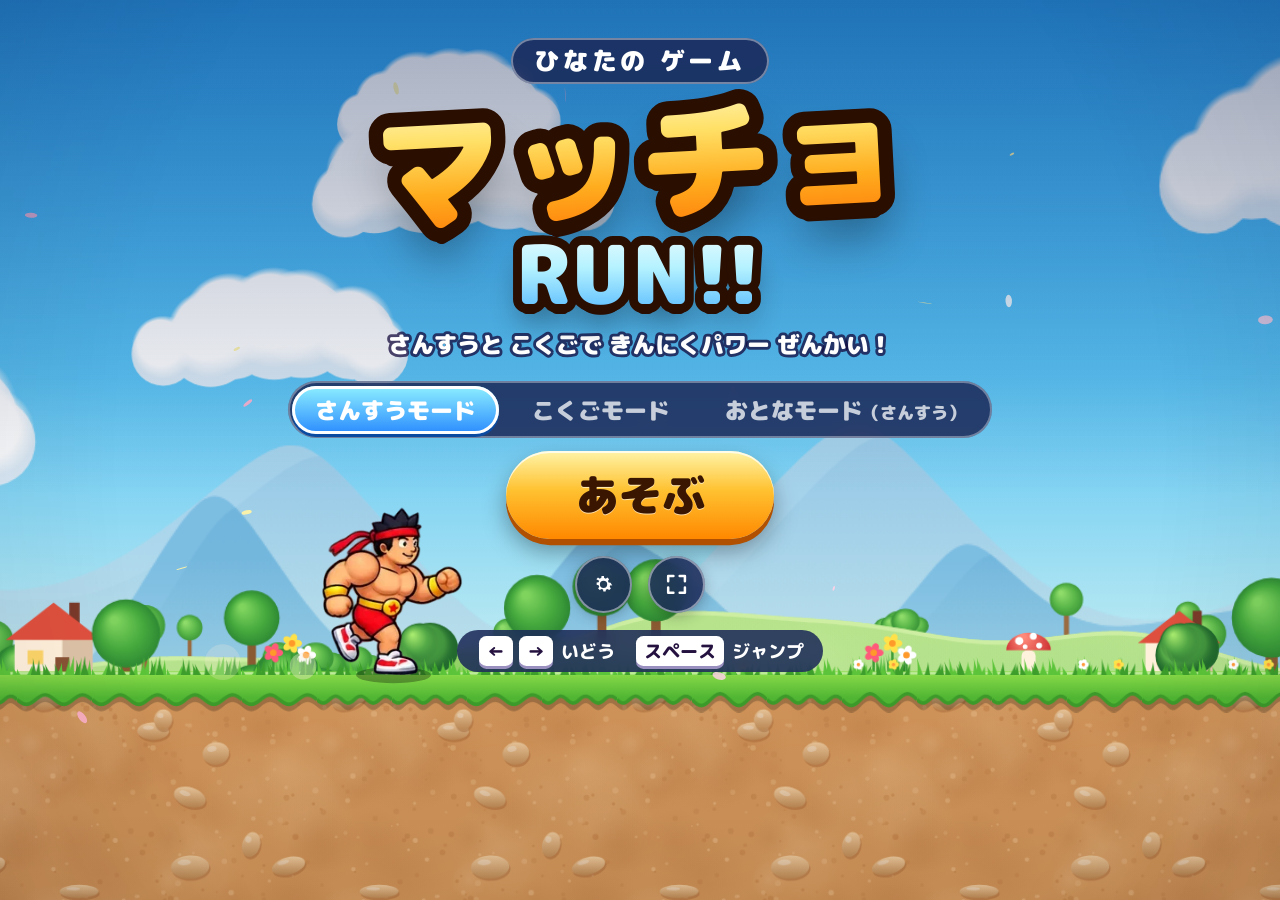
<file: index.html>
<!doctype html>
<html lang="ja">
<head>
<meta charset="utf-8">
<meta name="viewport" content="width=device-width, initial-scale=1, maximum-scale=1, user-scalable=no, viewport-fit=cover">
<meta name="theme-color" content="#160f44">
<meta name="mobile-web-app-capable" content="yes">
<meta name="apple-mobile-web-app-capable" content="yes">
<meta name="apple-mobile-web-app-status-bar-style" content="black-translucent">
<meta name="description" content="マッチョと いっしょに さんすうと こくご！ よこスクロール アクション ゲーム">
<title>マッチョ RUN！！</title>
<link rel="icon" href="data:image/svg+xml,%3Csvg xmlns='http://www.w3.org/2000/svg' viewBox='0 0 64 64'%3E%3Crect x='4' y='26' width='56' height='12' rx='4' fill='%23aab'/%3E%3Crect x='6' y='14' width='12' height='36' rx='4' fill='%23334'/%3E%3Crect x='46' y='14' width='12' height='36' rx='4' fill='%23334'/%3E%3C/svg%3E">
<link rel="preconnect" href="https://fonts.googleapis.com">
<link rel="preconnect" href="https://fonts.gstatic.com" crossorigin>
<link href="https://fonts.googleapis.com/css2?family=M+PLUS+Rounded+1c:wght@500;800;900&display=swap" rel="stylesheet">
<link rel="stylesheet" href="css/style.css?v=20261102p">
</head>
<body>
<div id="app">
  <canvas id="game"></canvas>

  <!-- うえの ひょうじ -->
  <div id="hud" class="hud">
    <div class="hud-left">
      <div id="hearts" class="hearts"></div>
      <div class="hud-row">
        <div class="pill db-pill">
          <svg class="db-icon" viewBox="0 0 48 24" aria-hidden="true"><rect x="10" y="9" width="28" height="6" rx="2" fill="#dfe3ee"/><rect x="5" y="2" width="9" height="20" rx="3" fill="#3a3e52"/><rect x="34" y="2" width="9" height="20" rx="3" fill="#3a3e52"/><rect x="0" y="6" width="6" height="12" rx="2" fill="#2a2d3d"/><rect x="42" y="6" width="6" height="12" rx="2" fill="#2a2d3d"/></svg>
          <span id="dbCount">0</span>
        </div>
        <!-- いまの モード（オトナは のこり じかんも） -->
        <div id="modeTag" class="pill mode-tag"><b class="mode-name">さんすうモード</b><span class="clock"><svg viewBox="0 0 24 24" aria-hidden="true"><circle cx="12" cy="13" r="8" fill="none" stroke="currentColor" stroke-width="2.6"/><path d="M12 9v4.5l3 2M9.5 2.5h5" fill="none" stroke="currentColor" stroke-width="2.6" stroke-linecap="round"/></svg><span id="clockText">3:00</span></span></div>
      </div>
    </div>
    <div id="stageChip" class="pill stage-chip"></div>
    <div class="hud-right">
      <!-- BGM を べつの 曲へ（ジャンプ・こたえとは べつ） -->
      <button id="btnBgm" class="pill bgm-btn" aria-label="BGMを べつの 曲に かえる">♫ シャッフル</button>
      <button id="btnPause" class="round-btn" aria-label="ひとやすみ">
        <svg viewBox="0 0 24 24" aria-hidden="true"><rect x="6" y="5" width="4" height="14" rx="1.5"/><rect x="14" y="5" width="4" height="14" rx="1.5"/></svg>
      </button>
    </div>
  </div>

  <!-- もんだい -->
  <div id="quiz" class="quiz">
    <div class="quiz-card">
      <div class="q-row">
        <div class="q-term"><div class="q-num" id="qA">0</div><div class="dots" id="dA"></div></div>
        <div class="q-op" id="qOp">＋</div>
        <div class="q-term"><div class="q-num" id="qB">0</div><div class="dots" id="dB"></div></div>
        <div class="q-op">＝</div>
        <div class="q-term"><div class="q-num q-ans" id="qAns">？</div><div class="dots" id="dAns"></div></div>
      </div>
      <div class="q-word" id="qWord"></div>
      <!-- こくご: 質問文と 選択肢 3つ（1〜3キー・タップ） -->
      <div class="q-kokugo" id="qKokugo"></div>
      <div class="q-foot"><div class="q-help" id="qHelp"></div><div class="q-legend" id="qLegend"><span><i class="pv-t a"></i>＝10</span><span><i class="pv-h a mini"></i>＝100</span></div></div>
    </div>
    <button id="btnVoice" class="round-btn voice" aria-label="もういちど きく">
      <svg viewBox="0 0 24 24" aria-hidden="true"><path d="M4 9h4l5-4v14l-5-4H4z"/><path d="M16 8.5a5 5 0 0 1 0 7M18.5 6a8.5 8.5 0 0 1 0 12" fill="none" stroke="currentColor" stroke-width="2" stroke-linecap="round"/></svg>
    </button>
  </div>

  <div id="banner" class="banner"></div>

  <!-- せいかいの カットイン（え ＋ うすい あんまく） -->
  <div id="cutin" class="cutin" aria-hidden="true"><div class="cutin-dim"></div><div class="cutin-dim-rare"></div><canvas id="muscleFx" class="muscle-fx"></canvas><img id="cutinImg" class="cutin-img" alt=""></div>

  <!-- タッチ そうさ -->
  <div id="touch" class="touch">
    <div class="tpad">
      <button id="tLeft" class="tbtn" aria-label="ひだり"><svg viewBox="0 0 24 24"><path d="M15 4 7 12l8 8"/></svg></button>
      <button id="tRight" class="tbtn" aria-label="みぎ"><svg viewBox="0 0 24 24"><path d="m9 4 8 8-8 8"/></svg></button>
    </div>
    <button id="tJump" class="tbtn jump" aria-label="ジャンプ"><svg viewBox="0 0 24 24"><path d="M5 15l7-7 7 7"/></svg><span>ジャンプ</span></button>
  </div>

  <!-- タイトル -->
  <section id="scrTitle" class="screen title-screen">
    <div class="title-wrap">
      <div class="title-sub">ひなたの ゲーム</div>
      <h1 class="logo">
        <span class="logo-line l1" data-text="マッチョ"><span>マッチョ</span></span>
        <span class="logo-line l2" data-text="RUN!!"><span>RUN!!</span></span>
      </h1>
      <p class="title-copy">さんすうと こくごで きんにくパワー ぜんかい！</p>
      <div id="modeSel" class="mode-sel" role="radiogroup" aria-label="モード">
        <button data-mode="normal" class="on" role="radio" aria-checked="true">さんすうモード</button>
        <button data-mode="kokugo" role="radio" aria-checked="false">こくごモード</button>
        <button data-mode="adult" role="radio" aria-checked="false">おとなモード<small>（さんすう）</small></button>
      </div>
      <p class="mode-note" data-mode="kokugo">ものがたりを よんでから スタート！<br>もんだいは 1・2・3 の キーか、こたえを タッチ。</p>
      <p id="modeNote" class="mode-note" data-mode="adult">1ステージ3分、ライフは3つ！<br>計算ミスや敵への接触でライフが減るぞ。ボスの攻撃はジャンプでよけよう！</p>
      <button id="btnPlay" class="btn big pulse">あそぶ</button>
      <div class="title-tools">
        <button id="btnSettings" class="round-btn" aria-label="せってい"><svg viewBox="0 0 24 24"><path d="M12 8.5a3.5 3.5 0 1 0 0 7 3.5 3.5 0 0 0 0-7Zm8.4 4.6-1.9-.3a6.7 6.7 0 0 1-.6 1.5l1.1 1.6-1.6 1.6-1.6-1.1c-.5.3-1 .5-1.5.6l-.3 1.9h-2.2l-.3-1.9a6.7 6.7 0 0 1-1.5-.6l-1.6 1.1-1.6-1.6 1.1-1.6a6.7 6.7 0 0 1-.6-1.5l-1.9-.3v-2.2l1.9-.3c.1-.5.3-1 .6-1.5L5.1 7.1l1.6-1.6 1.6 1.1c.5-.3 1-.5 1.5-.6l.3-1.9h2.2l.3 1.9c.5.1 1 .3 1.5.6l1.6-1.1 1.6 1.6-1.1 1.6c.3.5.5 1 .6 1.5l1.9.3z"/></svg></button>
        <button id="btnFull" class="round-btn" aria-label="ぜんがめん"><svg viewBox="0 0 24 24"><path d="M4 9V4h5M20 9V4h-5M4 15v5h5M20 15v5h-5" fill="none" stroke="currentColor" stroke-width="2.4" stroke-linecap="round" stroke-linejoin="round"/></svg></button>
      </div>
      <div class="howto"><kbd>←</kbd><kbd>→</kbd> いどう　<kbd>スペース</kbd> ジャンプ</div>
    </div>
  </section>

  <!-- ステージ えらび -->
  <section id="scrSelect" class="screen select-screen">
    <h2 class="screen-title">ステージを えらぼう <span id="selMode" class="sel-mode">さんすうモード</span></h2>
    <div class="level-row"><span class="level-cap">むずかしさ</span><div id="levelSel" class="levels"></div></div>
    <div id="stageGrid" class="stage-grid"></div>
    <button id="btnSelBack" class="btn ghost">もどる</button>
  </section>

  <!-- こくご: 物語を よむ（ページを めくって、さいごに スタート） -->
  <section id="scrRead" class="screen read-screen">
    <div class="read-head">
      <button id="btnReadBack" class="btn ghost small-btn">もどる</button>
      <div class="read-titles"><div id="readLevel" class="read-level"></div><h2 id="readTitle" class="read-title"></h2></div>
      <div id="readPage" class="read-page">1／1</div>
    </div>
    <div class="read-paper"><div id="readBody" class="read-body"></div><div id="readProbe" class="read-body read-probe" aria-hidden="true"></div></div>
    <div class="read-nav">
      <button id="btnReadPrev" class="btn ghost">まえへ</button>
      <button id="btnReadNext" class="btn">つぎへ</button>
      <button id="btnReadStart" class="btn big pulse" hidden>スタート</button>
    </div>
  </section>

  <!-- せってい -->
  <section id="scrSettings" class="screen dim">
    <div class="panel">
      <h2>おうちの ひと むけ せってい</h2>
      <p class="opt-note set-note">かずの むずかしさは「ステージを えらぼう」で えらべます</p>
      <div class="opt"><div class="opt-label">よみあげ こえ</div><div class="seg" data-key="voice"><button data-v="1">オン</button><button data-v="0">オフ</button></div></div>
      <div class="opt"><div class="opt-label">かぞえる ●ヒント</div><div class="seg" data-key="hint"><button data-v="1">オン</button><button data-v="0">オフ</button></div></div>
      <div class="opt"><div class="opt-label">おんがく</div><div class="seg" data-key="music"><button data-v="1">オン</button><button data-v="0">オフ</button></div></div>
      <div class="opt"><div class="opt-label">こうかおん</div><div class="seg" data-key="sfx"><button data-v="1">オン</button><button data-v="0">オフ</button></div></div>
      <button id="btnSetBack" class="btn">OK</button>
    </div>
  </section>

  <!-- ひとやすみ -->
  <section id="scrPause" class="screen dim">
    <div class="panel small">
      <h2>ひとやすみ</h2>
      <button id="btnResume" class="btn big">つづける</button>
      <button id="btnRetry" class="btn">さいしょから</button>
      <div class="row">
        <button id="btnToSelect" class="btn ghost">ステージを えらぶ</button>
        <button id="btnPauseSettings" class="btn ghost">せってい</button>
      </div>
    </div>
  </section>

  <!-- クリア -->
  <section id="scrClear" class="screen dim">
    <div class="panel clear">
      <div class="clear-main">
        <div id="clearLevel" class="clear-level"></div>
        <h2 class="clear-title">ステージ クリア！</h2>
        <div class="stars" id="clearStars"><span></span><span></span><span></span></div>
        <div class="clear-stats">
          <div><b id="cCorrect">0</b><small>もん せいかい</small></div>
          <div><b id="cDb">0</b><small>こ ダンベル</small></div>
          <div id="cTimeBox" hidden><b id="cTime">0:00</b><small>のこり じかん</small></div>
        </div>
        <p class="clear-msg" id="cMsg"></p>
        <button id="btnNext" class="btn big">つぎの ステージへ</button>
        <div class="row">
          <button id="btnAgain" class="btn">もういちど</button>
          <button id="btnClearSel" class="btn ghost">ステージを えらぶ</button>
        </div>
      </div>
      <!-- でた もんだいの いちらん（ながい ときは この なかだけ スクロール） -->
      <div class="clear-log">
        <div class="clear-log-head"><span>もんだい</span><span>けっか</span></div>
        <div class="clear-log-body"><ol id="clearLog" class="clear-log-list"></ol></div>
      </div>
    </div>
  </section>

  <!-- ゲームオーバー（おとなモード: ライフ切れ・時間切れ） -->
  <section id="scrOver" class="screen dim">
    <div class="panel small over-panel">
      <div id="overLevel" class="clear-level"></div>
      <h2 id="overTitle" class="over-title">ゲームオーバー</h2>
      <p id="overMsg" class="clear-msg"></p>
      <button id="btnOverRetry" class="btn big">もういちど</button>
      <button id="btnOverSel" class="btn ghost">ステージを えらぶ</button>
    </div>
  </section>

  <div id="rotate" class="rotate"><div class="phone"></div><p>よこむきに してね</p></div>
</div>

<script src="js/util.js?v=20261102p"></script>
<script src="js/quiz.js?v=20261102p"></script>
<script src="js/word.js?v=20261102p"></script>
<script src="js/kokugo.js?v=20261102p"></script>
<script src="js/media.js?v=20261102p"></script>
<script src="js/audio.js?v=20261102p"></script>
<script src="js/media-audio.js?v=20261102p"></script>
<script src="js/input.js?v=20261102p"></script>
<script src="js/themes.js?v=20261102p"></script>
<script src="js/assets.js?v=20261102p"></script>
<script src="js/sprite-meta.js?v=20261102p"></script>
<script src="js/sprites.js?v=20261102p"></script>
<script src="js/hero.js?v=20261102p"></script>
<script src="js/entities.js?v=20261102p"></script>
<script src="js/level.js?v=20261102p"></script>
<script src="js/chara-data.js?v=20261102p"></script>
<script src="js/boss68-data.js?v=20261102p"></script>
<script src="js/rare10-data.js?v=20261102p"></script>
<script src="js/chara.js?v=20261102p"></script>
<script src="js/render.js?v=20261102p"></script>
<script src="js/cutin.js?v=20261102p"></script>
<script src="js/ui.js?v=20261102p"></script>
<script src="js/game.js?v=20261102p"></script>
</body>
</html>
</file>
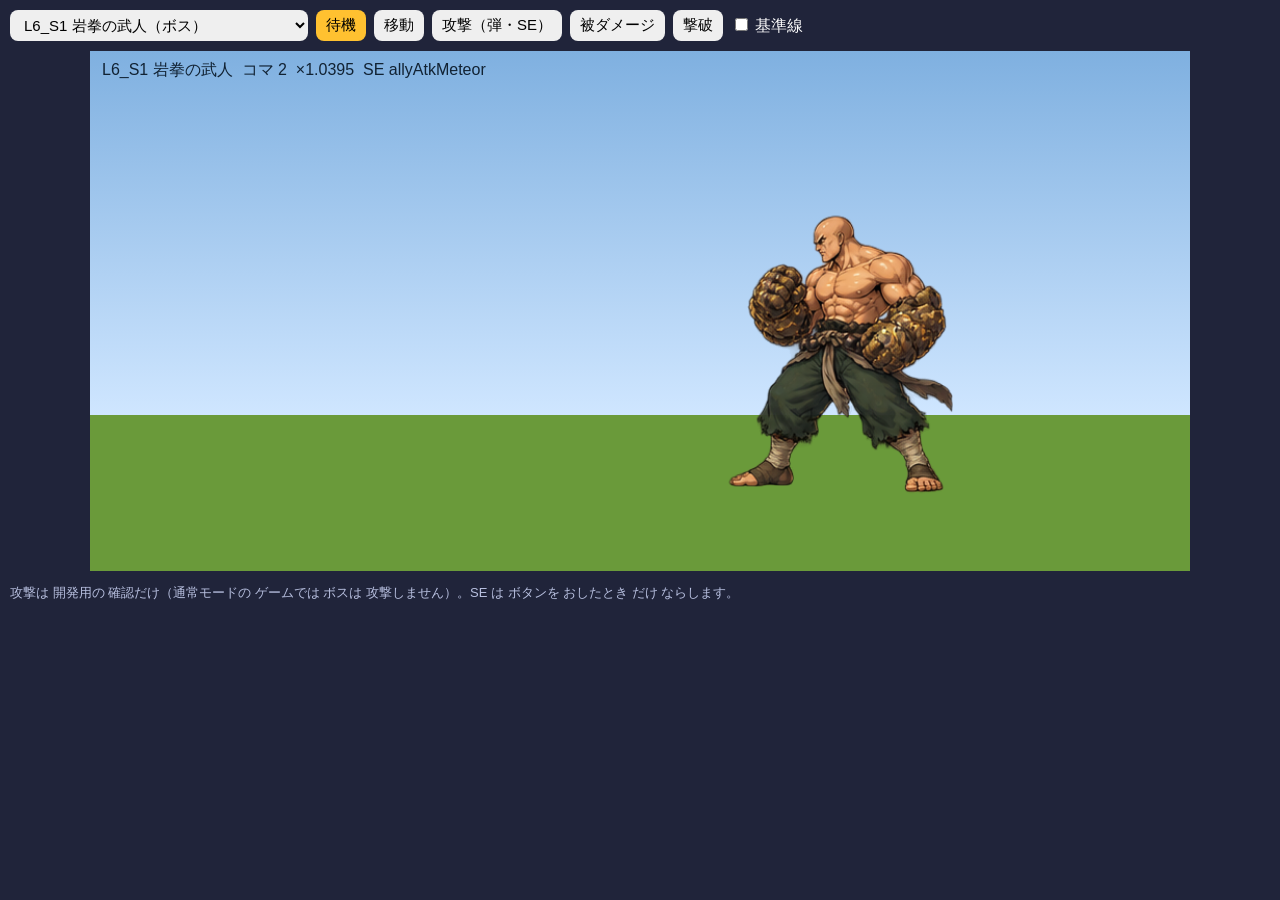
<file: dev/boss-preview.html>
<!doctype html>
<html lang="ja">
<head>
<meta charset="utf-8">
<meta name="viewport" content="width=device-width, initial-scale=1">
<base href="../">
<title>ボス プレビュー（開発用）</title>
<style>
  body { margin: 0; font-family: sans-serif; background: #20243a; color: #fff; }
  header { display: flex; flex-wrap: wrap; gap: 8px; align-items: center; padding: 10px; }
  select, button { font-size: 15px; padding: 6px 10px; border-radius: 8px; border: 0; }
  button.on { background: #ffc130; }
  canvas { display: block; width: 100%; max-width: 1100px; margin: 0 auto; background: linear-gradient(#7fb0e0, #cfe6ff 70%, #6a9a3a 70%); }
  p { padding: 0 10px; color: #b8c0e0; font-size: 13px; }
</style>
</head>
<body>
<!-- 開発用: ボスの 14コマ（待機・移動・攻撃・被ダメージ・撃破）と 攻撃の 弾・攻撃SE を 確認する。ゲームの ルールとは 関係なし -->
<header>
  <select id="boss"></select>
  <button data-a="idle" class="on">待機</button><button data-a="walk">移動</button><button data-a="attack">攻撃（弾・SE）</button><button data-a="hurt">被ダメージ</button><button data-a="defeat">撃破</button>
  <label><input type="checkbox" id="guide"> 基準線</label>
</header>
<canvas id="c" width="1100" height="520"></canvas>
<p>攻撃は 開発用の 確認だけ（通常モードの ゲームでは ボスは 攻撃しません）。SE は ボタンを おしたとき だけ ならします。</p>
<script src="js/util.js"></script>
<script src="js/media.js"></script>
<script src="js/chara-data.js"></script>
<script src="js/boss68-data.js"></script>
<script src="js/rare10-data.js"></script>
<script>const Assets = { glow: () => null }, Physics = {};</script>
<script src="js/chara.js"></script>
<script>
  const sel = document.getElementById('boss'), cv = document.getElementById('c'), ctx = cv.getContext('2d');
  sel.innerHTML = Object.entries(CHARA.bosses).map(([id, d]) => `<option value="${id}"${id === 'L6_S1' ? ' selected' : ''}>${id} ${d.name}（${({ boss: 'ボス', midboss: '中ボス', finalboss: 'ラスボス' })[d.type]}）</option>`).join('');
  let anim = 'idle', t = 0, shot = null, fired = false, last = performance.now();
  document.querySelectorAll('button[data-a]').forEach((b) => b.onclick = () => {
    document.querySelectorAll('button[data-a]').forEach((x) => x.classList.toggle('on', x === b));
    anim = b.dataset.a; t = 0; fired = false; shot = null;
  });
  sel.onchange = () => { t = 0; shot = null; fired = false; };
  function frame(now) {
    const dt = Math.min(0.05, (now - last) / 1000); last = now; t += dt;
    const id = sel.value, d = CHARA.bosses[id], art = CharaArt.boss(id), A = d.anims[anim];
    const scale = d.scale || ({ boss: 0.92, midboss: 0.98, finalboss: 1.06 })[d.type];
    const x = 760, y = 440;
    ctx.clearRect(0, 0, cv.width, cv.height);
    if (anim === 'attack' && !fired && t >= A.frames.indexOf(A.projectileFrame) / A.fps) {
      fired = true; shot = { x: x - 120, y: y - 80 };
      const sfx = d.shotSfx && MEDIA.sfx[d.shotSfx];
      if (sfx) { const a = new Audio(sfx.src); a.currentTime = sfx.start || 0; a.play().catch(() => {}); }
    }
    if (anim === 'attack' && CharaArt.done(A, t) && t > 1.6) { t = 0; fired = false; }
    const f = CharaArt.frameAt(A, t);
    CharaArt.draw(ctx, art, f, x, y, scale, false);
    if (document.getElementById('guide').checked) {
      ctx.strokeStyle = '#0a0'; ctx.beginPath(); ctx.moveTo(0, y); ctx.lineTo(cv.width, y); ctx.moveTo(x, 0); ctx.lineTo(x, cv.height); ctx.stroke();
    }
    if (shot) { shot.x -= 520 * dt; CharaArt.drawShot(ctx, art, shot.x, shot.y, 130); if (shot.x < -100) shot = null; }
    ctx.fillStyle = '#123'; ctx.font = '16px sans-serif'; ctx.fillText(`${id} ${d.name}  コマ ${f + 1}  ×${scale}  SE ${d.shotSfx || '-'}`, 12, 24);
    requestAnimationFrame(frame);
  }
  requestAnimationFrame(frame);
</script>
</body>
</html>
</file>
<file: css/style.css>
:root {
  --font: 'M PLUS Rounded 1c', 'Hiragino Maru Gothic ProN', 'BIZ UDPGothic', 'Meiryo', sans-serif;
  --ink: #24113f;
  --u: min(1vh, 0.6vw);
  --glass: rgba(26, 40, 88, 0.86);
}

* { box-sizing: border-box; -webkit-tap-highlight-color: transparent; }

html, body {
  margin: 0;
  height: 100%;
  overflow: hidden;
  background: #0b0820;
  color: #fff;
  font-family: var(--font);
  user-select: none;
  -webkit-user-select: none;
  -webkit-touch-callout: none;
  touch-action: none;
  overscroll-behavior: none;
}

#app { position: fixed; inset: 0; }
#game { position: absolute; inset: 0; width: 100%; height: 100%; display: block; }
button { font-family: inherit; cursor: pointer; border: 0; color: inherit; background: none; }
button:focus-visible { outline: 4px solid #7ae8ff; outline-offset: 3px; }

.outline {
  paint-order: stroke fill;
  -webkit-text-stroke: 0.2em #2a0e00;
}

/* ---------------- がめん ---------------- */
.screen {
  position: absolute;
  inset: 0;
  z-index: 20;
  display: flex;
  flex-direction: column;
  align-items: center;
  justify-content: center;
  gap: calc(var(--u) * 2.4);
  padding: calc(var(--u) * 4);
  opacity: 0;
  visibility: hidden;
  pointer-events: none;
  transition: opacity 0.35s ease, visibility 0s linear 0.35s;
}
.screen.on { opacity: 1; visibility: visible; pointer-events: auto; transition: opacity 0.35s ease; }
.screen.dim {
  background: radial-gradient(ellipse at center, rgba(24, 10, 60, 0.55), rgba(10, 4, 30, 0.85));
  -webkit-backdrop-filter: blur(6px);
  backdrop-filter: blur(6px);
}

/* ---------------- タイトル ---------------- */
.title-screen {
  justify-content: flex-start;
  padding-top: calc(var(--u) * 5);
  background: linear-gradient(180deg, rgba(8, 30, 80, 0.38), rgba(8, 30, 80, 0) 55%);
}
.title-wrap { display: flex; flex-direction: column; align-items: center; gap: calc(var(--u) * 1.6); }
.title-sub {
  font-weight: 900;
  font-size: calc(var(--u) * 3.2);
  letter-spacing: 0.15em;
  padding: calc(var(--u) * 0.6) calc(var(--u) * 3);
  border-radius: 999px;
  background: var(--glass);
  box-shadow: inset 0 0 0 2px rgba(255, 255, 255, 0.4);
  -webkit-backdrop-filter: blur(8px);
  backdrop-filter: blur(8px);
}
.logo {
  margin: 0;
  display: flex;
  flex-direction: column;
  align-items: center;
  line-height: 1.02;
  font-weight: 900;
  animation: logoIn 0.9s cubic-bezier(0.2, 1.4, 0.4, 1) both, float 4s 0.9s ease-in-out infinite;
}
.logo-line { position: relative; display: block; white-space: nowrap; }
.logo-line::before {
  content: attr(data-text);
  position: absolute;
  inset: 0;
  color: #2a0e00;
  -webkit-text-stroke: 0.22em #2a0e00;
  text-shadow: 0 0.12em 0 #2a0e00, 0 0.24em 0.35em rgba(0, 0, 0, 0.45);
}
.logo-line > span {
  position: relative;
  background: linear-gradient(180deg, #fffbd6 0%, #ffe066 34%, #ffad1f 62%, #ff6a00 100%);
  -webkit-background-clip: text;
  background-clip: text;
  color: transparent;
}
.l1 { font-size: calc(var(--u) * 17); transform: rotate(-3deg); letter-spacing: 0.02em; }
.l2 { font-size: calc(var(--u) * 10.5); margin-top: calc(var(--u) * 0.5); letter-spacing: 0.04em; }
.l2 > span { background: linear-gradient(180deg, #ffffff 0%, #b4f2ff 45%, #3aa8ff 100%); -webkit-background-clip: text; background-clip: text; }
.title-copy {
  margin: 0 0 calc(var(--u) * 1);
  font-weight: 900;
  font-size: calc(var(--u) * 3);
  paint-order: stroke fill;
  -webkit-text-stroke: 0.25em rgba(20, 10, 60, 0.75);
}
.title-tools { display: flex; gap: calc(var(--u) * 2); margin-top: calc(var(--u) * 0.6); }
.howto {
  margin-top: calc(var(--u) * 0.6);
  font-weight: 800;
  font-size: calc(var(--u) * 2.4);
  padding: calc(var(--u) * 0.8) calc(var(--u) * 2.4);
  border-radius: 999px;
  background: var(--glass);
  -webkit-backdrop-filter: blur(8px);
  backdrop-filter: blur(8px);
}
kbd {
  font-family: inherit;
  display: inline-block;
  min-width: 1.8em;
  padding: 0.05em 0.45em;
  margin: 0 0.15em;
  border-radius: 0.4em;
  background: #fff;
  color: var(--ink);
  box-shadow: 0 3px 0 #9a90c0;
  text-align: center;
}
body.touchy .howto { display: none; }

/* ---------------- ボタン ---------------- */
.btn {
  font-weight: 900;
  font-size: max(15px, calc(var(--u) * 3.4));
  padding: calc(var(--u) * 1.5) calc(var(--u) * 5);
  border-radius: 999px;
  background: linear-gradient(180deg, #fff4a8 0%, #ffc130 45%, #ff8800 100%);
  color: #3a1600;
  box-shadow: 0 calc(var(--u) * 0.8) 0 #b05000, 0 calc(var(--u) * 1.6) calc(var(--u) * 3) rgba(0, 0, 0, 0.35), inset 0 2px 0 rgba(255, 255, 255, 0.75);
  text-shadow: 0 1px 0 rgba(255, 255, 255, 0.6);
  transition: transform 0.08s ease, box-shadow 0.08s ease, filter 0.15s;
  white-space: nowrap;
}
.btn:hover { filter: brightness(1.06); }
.btn:active { transform: translateY(calc(var(--u) * 0.6)); box-shadow: 0 calc(var(--u) * 0.2) 0 #b05000, 0 calc(var(--u) * 0.6) calc(var(--u) * 1.6) rgba(0, 0, 0, 0.3); }
.btn.big { font-size: max(22px, calc(var(--u) * 5.6)); padding: calc(var(--u) * 1.6) calc(var(--u) * 9); }
.btn.ghost {
  background: rgba(255, 255, 255, 0.14);
  color: #fff;
  box-shadow: inset 0 0 0 2px rgba(255, 255, 255, 0.45);
  text-shadow: none;
  -webkit-backdrop-filter: blur(6px);
  backdrop-filter: blur(6px);
}
.panel .btn.ghost { background: #ece9f8; color: #5a4a98; box-shadow: inset 0 0 0 2px #d4cfee; }
.btn.pulse { animation: pulse 1.6s ease-in-out infinite; }

.round-btn {
  width: max(38px, calc(var(--u) * 7.4));
  height: max(38px, calc(var(--u) * 7.4));
  border-radius: 50%;
  display: grid;
  place-items: center;
  background: var(--glass);
  box-shadow: inset 0 0 0 2px rgba(255, 255, 255, 0.45), 0 4px 14px rgba(0, 0, 0, 0.25);
  -webkit-backdrop-filter: blur(8px);
  backdrop-filter: blur(8px);
  transition: transform 0.1s;
}
.round-btn:active { transform: scale(0.92); }
.round-btn svg { width: 56%; height: 56%; fill: #fff; }

/* ---------------- HUD ---------------- */
.hud {
  position: absolute;
  inset: 0 0 auto 0;
  z-index: 10;
  display: flex;
  align-items: flex-start;
  justify-content: space-between;
  padding: max(calc(var(--u) * 2), env(safe-area-inset-top)) max(calc(var(--u) * 2.6), env(safe-area-inset-right)) 0 max(calc(var(--u) * 2.6), env(safe-area-inset-left));
  opacity: 0;
  transform: translateY(-24px);
  transition: opacity 0.3s, transform 0.3s;
  pointer-events: none;
}
.hud.on { opacity: 1; transform: none; }
.hud.on button { pointer-events: auto; }
.hud-left { display: flex; flex-direction: column; align-items: flex-start; gap: calc(var(--u) * 1); }
.hearts { display: flex; gap: calc(var(--u) * 0.6); }
.heart { width: max(24px, calc(var(--u) * 5.6)); height: max(22px, calc(var(--u) * 5.2)); display: block; filter: drop-shadow(0 3px 0 rgba(0, 0, 0, 0.3)); }
.heart svg { width: 100%; height: 100%; display: block; }
.heart.full svg { fill: #ff3b5c; stroke: #fff; stroke-width: 2.6; }
.heart.empty svg { fill: rgba(30, 20, 50, 0.5); stroke: rgba(255, 255, 255, 0.65); stroke-width: 2.6; }
.heart.lose { animation: lose 0.55s; }
.heart.gain { animation: gain 0.55s; }
.pill {
  display: inline-flex;
  align-items: center;
  gap: calc(var(--u) * 1);
  padding: calc(var(--u) * 0.5) calc(var(--u) * 2) calc(var(--u) * 0.5) calc(var(--u) * 1.4);
  border-radius: 999px;
  background: var(--glass);
  box-shadow: inset 0 0 0 2px rgba(255, 255, 255, 0.32);
  -webkit-backdrop-filter: blur(8px);
  backdrop-filter: blur(8px);
  font-weight: 900;
  font-size: max(15px, calc(var(--u) * 3.6));
}
.db-icon { width: max(22px, calc(var(--u) * 5.4)); height: auto; filter: drop-shadow(0 2px 0 rgba(0, 0, 0, 0.3)); }
.db-pill.bump { animation: bump 0.35s; }
.stage-chip { font-size: max(12px, calc(var(--u) * 2.6)); padding: calc(var(--u) * 0.9) calc(var(--u) * 2.4); transition: opacity 0.3s; }
body.quizzing .stage-chip { opacity: 0; }
.hud-row { display: flex; align-items: center; gap: calc(var(--u) * 1); }
.hearts .heart-count { font-weight: 900; font-size: max(18px, calc(var(--u) * 4.4)); align-self: center; paint-order: stroke fill; -webkit-text-stroke: 0.22em rgba(60, 0, 20, 0.8); }
/* ひとやすみ の した に「♫ シャッフル」（問題カードの 🔊 ボタンと はなす） */
.hud-right { display: flex; flex-direction: column-reverse; align-items: flex-end; gap: calc(var(--u) * 1.2); }
.bgm-btn { font-size: max(12px, calc(var(--u) * 2.7)); padding: calc(var(--u) * 1) calc(var(--u) * 2.2); height: max(34px, calc(var(--u) * 6.4)); color: #fff; cursor: pointer; }
.bgm-btn:active { transform: scale(0.94); }
.bgm-btn:disabled { opacity: 0.4; cursor: default; }
.bgm-btn.spin { animation: bump 0.35s; }
/* いまの モード（もんだい中も きえない）。オトナは のこり じかん */
.mode-tag { font-size: max(11px, calc(var(--u) * 2.4)); padding: calc(var(--u) * 0.7) calc(var(--u) * 1.8); gap: calc(var(--u) * 0.8); }
.mode-tag .clock { display: none; align-items: center; gap: 4px; font-variant-numeric: tabular-nums; font-size: max(15px, calc(var(--u) * 3.6)); }
.mode-tag .clock svg { width: 1em; height: 1em; }
.mode-tag.adult { background: linear-gradient(180deg, rgba(120, 30, 160, 0.85), rgba(70, 10, 110, 0.85)); box-shadow: inset 0 0 0 2px rgba(255, 180, 255, 0.6); }
.mode-tag.adult .mode-name { color: #ffd6ff; }
.mode-tag.adult .clock { display: inline-flex; }
.mode-tag.low { background: linear-gradient(180deg, #ff4a6a, #b8102e); animation: bump 1s infinite; }

/* ---------------- モード えらび（タイトル） ---------------- */
.mode-sel { display: flex; gap: calc(var(--u) * 1.2); padding: calc(var(--u) * 0.6); border-radius: 999px; background: var(--glass); box-shadow: inset 0 0 0 2px rgba(255, 255, 255, 0.35); -webkit-backdrop-filter: blur(8px); backdrop-filter: blur(8px); }
.mode-sel button { font-weight: 900; font-size: max(14px, calc(var(--u) * 3)); padding: calc(var(--u) * 0.9) calc(var(--u) * 3); border-radius: 999px; color: #fff; opacity: 0.75; box-shadow: inset 0 0 0 2px transparent; transition: background 0.15s, opacity 0.15s, box-shadow 0.15s; }
.mode-sel button.on { opacity: 1; background: linear-gradient(180deg, #8ef0ff, #2a8bff); box-shadow: inset 0 0 0 3px #fff, 0 3px 0 #0a4aa0; }
.mode-sel button[data-mode='adult'].on { background: linear-gradient(180deg, #e7a6ff, #8a2ad0); box-shadow: inset 0 0 0 3px #fff, 0 3px 0 #4a0a80; }
.mode-sel button[data-mode='kokugo'].on { background: linear-gradient(180deg, #a8f5a0, #24a83a); box-shadow: inset 0 0 0 3px #fff, 0 3px 0 #0a6a20; }
.mode-sel button small { font-size: 0.72em; }
.mode-note[data-mode='kokugo'] { background: rgba(10, 70, 30, 0.75); box-shadow: inset 0 0 0 2px rgba(150, 240, 160, 0.6); }
.mode-note { display: none; margin: 0; max-width: min(92vw, 640px); text-align: center; font-weight: 800; font-size: max(12px, calc(var(--u) * 2.5)); line-height: 1.45; padding: calc(var(--u) * 0.8) calc(var(--u) * 2.6); border-radius: calc(var(--u) * 2); background: rgba(60, 10, 90, 0.72); box-shadow: inset 0 0 0 2px rgba(230, 170, 255, 0.6); }
.mode-note.on { display: block; }
/* ひくい がめん（スマホ よこ）: ロゴを すこし ちいさく して モードの ぶんを あける */
@media (max-height: 520px) {
  body.adult .l1 { font-size: calc(var(--u) * 12.5); }
  body.adult .l2 { font-size: calc(var(--u) * 7); }
  body.adult .title-copy { display: none; }
}
.sel-mode { display: inline-block; vertical-align: middle; margin-left: 0.4em; font-size: 0.6em; padding: 0.15em 0.8em; border-radius: 999px; background: linear-gradient(180deg, #8ef0ff, #2a8bff); box-shadow: inset 0 0 0 2px #fff; }
.sel-mode.adult { background: linear-gradient(180deg, #e7a6ff, #8a2ad0); }
.sel-mode.kokugo { background: linear-gradient(180deg, #a8f5a0, #24a83a); }
.mode-tag.kokugo { background: linear-gradient(180deg, rgba(40, 150, 70, 0.88), rgba(15, 95, 40, 0.88)); }

/* ---------------- こくご: 物語を よむ 画面 ---------------- */
/* 文字は おおきく（ちいさく しない）。はいりきらない ぶんは ページを わける */
.read-screen { justify-content: flex-start; gap: calc(var(--u) * 1.4); padding: max(calc(var(--u) * 2.4), env(safe-area-inset-top)) max(calc(var(--u) * 4), env(safe-area-inset-right)) max(calc(var(--u) * 2.4), env(safe-area-inset-bottom)) max(calc(var(--u) * 4), env(safe-area-inset-left)); background: linear-gradient(180deg, rgba(10, 6, 40, 0.78), rgba(10, 6, 40, 0.6)); }
.read-head { display: flex; align-items: center; gap: calc(var(--u) * 2); width: min(100%, 1100px); }
.read-titles { flex: 1; min-width: 0; text-align: center; }
.read-level { font-weight: 800; font-size: max(11px, calc(var(--u) * 2.3)); color: #b8f5b0; }
.read-title { margin: 0; font-weight: 900; font-size: max(17px, calc(var(--u) * 4.4)); line-height: 1.2; text-shadow: 0 2px 0 rgba(0, 0, 0, 0.4); overflow-wrap: anywhere; }
.read-page { min-width: 4.2em; text-align: right; font-weight: 900; font-size: max(15px, calc(var(--u) * 3.4)); font-variant-numeric: tabular-nums; }
.small-btn { padding: calc(var(--u) * 1) calc(var(--u) * 3); font-size: max(13px, calc(var(--u) * 2.8)); }
.read-paper { position: relative; flex: 1; min-height: 0; width: min(100%, 1100px); border-radius: calc(var(--u) * 3); background: linear-gradient(180deg, #fffdf2, #fff6dc); box-shadow: 0 calc(var(--u) * 1) 0 rgba(120, 80, 20, 0.35), 0 calc(var(--u) * 2) calc(var(--u) * 5) rgba(0, 0, 0, 0.35); padding: calc(var(--u) * 3) calc(var(--u) * 5); }
.read-body { height: 100%; overflow: hidden; color: #2a1a3a; font-weight: 800; font-size: max(20px, calc(var(--u) * 4.4)); line-height: 1.75; letter-spacing: 0.04em; word-break: keep-all; overflow-wrap: anywhere; user-select: text; -webkit-user-select: text; }
.read-body p { margin: 0 0 0.6em; }
.read-body p:last-child { margin-bottom: 0; }
.read-probe { position: absolute; visibility: hidden; pointer-events: none; left: 0; top: 0; }
.read-nav { display: flex; align-items: center; justify-content: center; gap: calc(var(--u) * 3); }
.read-nav .btn[hidden] { display: none; }
@media (max-height: 500px) {
  .read-screen { gap: 6px; }
  .read-body { font-size: 19px; line-height: 1.65; }
  .read-paper { padding: 10px 18px; border-radius: 14px; }
  .read-nav .btn.big { font-size: 20px; padding: 6px 40px; }
  .read-nav .btn { padding: 6px 22px; }
}

/* ステージえらび: こくご */
.stage-card.kokugo .card-label { color: #1f9a3a; word-break: keep-all; overflow-wrap: anywhere; }
.stage-card.locked { filter: grayscale(0.85) brightness(0.8); }
.stage-card.locked .card-label { color: #8a8aa0; }
.over-title { color: #c8102e; }
.over-panel { display: flex; flex-direction: column; align-items: center; gap: calc(var(--u) * 1.6); }

/* ---------------- もんだい ---------------- */
.quiz {
  position: absolute;
  top: max(calc(var(--u) * 2), env(safe-area-inset-top));
  left: 50%;
  z-index: 11;
  display: flex;
  align-items: center;
  gap: calc(var(--u) * 1.2);
  transform: translate(-50%, -170%);
  transition: transform 0.55s cubic-bezier(0.2, 1.5, 0.4, 1);
  pointer-events: none;
}
.quiz.show { transform: translate(-50%, 0); }
.quiz.show .voice { pointer-events: auto; }
.quiz-card {
  background: linear-gradient(180deg, rgba(255, 255, 255, 0.96), rgba(234, 240, 255, 0.92));
  color: var(--ink);
  border: 3px solid #fff;
  border-radius: calc(var(--u) * 3.4);
  padding: calc(var(--u) * 1.8) calc(var(--u) * 3.8) calc(var(--u) * 1.4);
  box-shadow: 0 calc(var(--u) * 1) 0 rgba(30, 20, 90, 0.35), 0 calc(var(--u) * 2) calc(var(--u) * 5) rgba(0, 0, 0, 0.35);
}
.q-row { display: flex; align-items: flex-start; gap: calc(var(--u) * 2.2); }
.q-term { display: flex; flex-direction: column; align-items: center; gap: calc(var(--u) * 0.8); }
.q-num {
  min-width: max(42px, calc(var(--u) * 12.5));
  height: max(42px, calc(var(--u) * 12.5));
  padding: 0 calc(var(--u) * 1);
  display: grid;
  place-items: center;
  font-weight: 900;
  font-size: max(30px, calc(var(--u) * 9.4));
  line-height: 1;
  border-radius: calc(var(--u) * 2.2);
  background: linear-gradient(180deg, #ffffff, #e8edfb);
  box-shadow: inset 0 -4px 0 rgba(30, 30, 90, 0.12), 0 3px 0 rgba(30, 30, 90, 0.16);
  color: #2a1a5a;
}
.q-op { font-weight: 900; font-size: max(26px, calc(var(--u) * 8.6)); height: max(42px, calc(var(--u) * 12.5)); display: grid; place-items: center; color: #ff5a2a; }
.q-ans {
  color: #fff;
  background: linear-gradient(180deg, #84f2ff, #2a7bff);
  box-shadow: 0 0 0 3px #fff, 0 0 calc(var(--u) * 3) rgba(80, 180, 255, 0.9);
  text-shadow: 0 3px 0 rgba(10, 40, 120, 0.5);
  animation: glowPulse 1.2s ease-in-out infinite;
}
.quiz.solved .q-ans {
  background: linear-gradient(180deg, #c2ff8e, #1fb34a);
  box-shadow: 0 0 0 3px #fff, 0 0 calc(var(--u) * 3.4) rgba(90, 255, 120, 0.95);
  animation: popIn 0.5s cubic-bezier(0.2, 1.6, 0.4, 1);
}
.dots { display: flex; flex-wrap: wrap; justify-content: center; gap: max(2px, calc(var(--u) * 0.6)); width: max(52px, calc(var(--u) * 14.4)); min-height: max(8px, calc(var(--u) * 2.3)); }
.dot { width: max(8px, calc(var(--u) * 2.3)); height: max(8px, calc(var(--u) * 2.3)); border-radius: 50%; display: block; position: relative; box-shadow: 0 1px 0 rgba(0, 0, 0, 0.2); }
.dot.a { background: radial-gradient(circle at 35% 30%, #ffe0b0, #ff8a1a 60%, #d05800); }
.dot.b { background: radial-gradient(circle at 35% 30%, #cfeeff, #3a9aff 60%, #1a58d0); }
.dot.minus { background: radial-gradient(circle at 35% 30%, #ffc8d0, #ff4a6a 60%, #b81a3a); }
.dot.ans { background: radial-gradient(circle at 35% 30%, #dcffc0, #3ac84a 60%, #158a2a); animation: popIn 0.4s both; }
.dot.x { opacity: 0.38; }
.dot.x::after, .dot.minus::after {
  content: '';
  position: absolute;
  inset: -18%;
  background:
    linear-gradient(45deg, transparent 43%, var(--xc, #c8102e) 43%, var(--xc, #c8102e) 57%, transparent 57%),
    linear-gradient(-45deg, transparent 43%, var(--xc, #c8102e) 43%, var(--xc, #c8102e) 57%, transparent 57%);
}
.dot.minus { --xc: #ffffff; }
.dot.minus::after { inset: 12%; }
.quiz.nohint .dots { display: none; }
.q-help { white-space: nowrap; }
/* ひくい がめん（スマホの よこむき）は ●を 10こずつ ならべて カードを ひくく */
@media (max-height: 500px) {
  .dots { width: calc(10 * 8px + 9 * 2px); }
  .q-term { min-width: 0; }
}
.q-help { text-align: center; font-weight: 800; font-size: max(13px, calc(var(--u) * 2.9)); color: #5a4a8a; margin-top: calc(var(--u) * 0.7); }
.quiz.solved .q-help { color: #18943c; }
.quiz.wrong .quiz-card { animation: shake 0.45s; }
.quiz.wrong .dot { animation: wiggle 0.5s 2; }
.voice { background: linear-gradient(180deg, #8a6aff, #5a3ae0); box-shadow: inset 0 0 0 3px rgba(255, 255, 255, 0.6), 0 5px 0 #3a1aa0; }

/* 10の まとまり（ぼう）・100の まとまり（しかく） */
.quiz { --d: max(6px, min(calc(var(--u) * 2.1), 14px)); }
.dots.pv-wrap { width: auto; min-width: max(52px, calc(var(--u) * 14.4)); }
.pv { display: flex; align-items: flex-end; justify-content: center; gap: calc(var(--d) * 0.45); }
.pv-tens { display: flex; align-items: flex-end; gap: calc(var(--d) * 0.25); }
.pv-ones { display: grid; grid-template-columns: repeat(3, var(--d)); gap: calc(var(--d) * 0.2); align-content: end; }
.pv-ones .dot { width: var(--d); height: var(--d); }
.pv-t {
  display: block;
  width: calc(var(--d) * 0.85);
  height: calc(var(--d) * 5);
  border-radius: calc(var(--d) * 0.3);
  position: relative;
  box-shadow: 0 1px 0 rgba(0, 0, 0, 0.25);
  background-image: repeating-linear-gradient(180deg, transparent 0 calc(10% - 1px), rgba(255, 255, 255, 0.75) calc(10% - 1px) 10%);
}
.pv-h {
  display: grid;
  place-items: center;
  width: calc(var(--d) * 5);
  height: calc(var(--d) * 5);
  border-radius: calc(var(--d) * 0.35);
  position: relative;
  box-shadow: 0 1px 0 rgba(0, 0, 0, 0.25);
  background-image:
    repeating-linear-gradient(180deg, transparent 0 calc(10% - 1px), rgba(255, 255, 255, 0.55) calc(10% - 1px) 10%),
    repeating-linear-gradient(90deg, transparent 0 calc(10% - 1px), rgba(255, 255, 255, 0.55) calc(10% - 1px) 10%);
}
.pv-h b { font-size: calc(var(--d) * 1.6); font-weight: 900; color: #fff; text-shadow: 0 1px 2px rgba(0, 0, 0, 0.6); }
.pv-t.a, .pv-h.a { background-color: #ff8a1a; }
.pv-t.b, .pv-h.b { background-color: #3a9aff; }
.pv-t.ans, .pv-h.ans { background-color: #3ac84a; animation: popIn 0.4s both; }
.pv-t.minus, .pv-h.minus { background-color: #ff4a6a; opacity: 0.7; }
.pv .dot.minus::after { display: none; }
.pv .dot.minus { opacity: 0.7; }
/* ひく かず は まとまり ぜんたいに 大きな ✕（とりのぞく ぶん） */
.pv.pv-minus { position: relative; padding: 2px; }
.pv.pv-minus::after {
  content: '';
  position: absolute;
  inset: -3px;
  background:
    linear-gradient(to top right, transparent calc(50% - 2.5px), #d8102e calc(50% - 2.5px), #d8102e calc(50% + 2.5px), transparent calc(50% + 2.5px)),
    linear-gradient(to top left, transparent calc(50% - 2.5px), #d8102e calc(50% - 2.5px), #d8102e calc(50% + 2.5px), transparent calc(50% + 2.5px));
  pointer-events: none;
}
.q-foot { display: flex; align-items: center; justify-content: center; gap: calc(var(--u) * 2); margin-top: calc(var(--u) * 0.7); }
.q-foot .q-help { margin-top: 0; }
.q-legend { display: none; align-items: center; gap: calc(var(--u) * 1.2); font-weight: 900; font-size: max(12px, calc(var(--u) * 2.4)); color: #5a4a8a; white-space: nowrap; }
.q-legend.on { display: flex; }
.quiz.nohint .q-legend { display: none; }
.q-legend span { display: inline-flex; align-items: center; gap: 2px; }
.q-legend .pv-t { --d: max(5px, min(calc(var(--u) * 1.4), 9px)); height: calc(var(--d) * 3.2); display: inline-block; }
.q-legend .pv-h.mini { --d: max(5px, min(calc(var(--u) * 1.4), 9px)); width: calc(var(--d) * 3.2); height: calc(var(--d) * 3.2); display: inline-block; }
/* 3けたの ときは すこし ちいさめ（はみださない） */
.quiz.big .q-num { font-size: max(26px, calc(var(--u) * 7.6)); min-width: max(42px, calc(var(--u) * 13)); }
.quiz.big .q-row { gap: calc(var(--u) * 1.4); }
/* 文章問題: 式の かわりに 文（1ぶんずつ 改行）。ちいさく しすぎない */
.q-word { display: none; }
.quiz.word .q-row, .quiz.word .voice, .quiz.word .q-legend { display: none; }
.quiz.word .q-word { display: flex; flex-direction: column; gap: 0.15em; font-weight: 900; font-size: max(15px, calc(var(--u) * 3.6)); line-height: 1.35; color: #2a1a5a; max-width: min(92vw, 880px); }
.quiz.word .q-word .ask { color: #c8102e; } /* しつもんの 文 */
.quiz.word .ql { display: block; }
.q-word-ans { display: none !important; color: #18943c; }
.quiz.word.solved .q-word-ans { display: block !important; }
.quiz.word .quiz-card { padding: calc(var(--u) * 1.4) calc(var(--u) * 3) calc(var(--u) * 1); }
@media (max-height: 500px) { .quiz.word .q-word { font-size: 13px; line-height: 1.3; } .quiz.word .q-help { font-size: 11px; } }
/* こくご: 質問文 ＋ 選択肢 3つ（たてに ならべる。ながい 文は おりかえして きらない） */
.q-kokugo { display: none; }
.quiz.kokugo .q-row, .quiz.kokugo .voice, .quiz.kokugo .q-legend { display: none; }
.quiz.kokugo { left: var(--kl, 16px); right: var(--kr, 16px); transform: translate(0, -170%); } /* HUD の あいだに おさめる */
.quiz.kokugo.show { transform: translate(0, 0); }
.quiz.kokugo .quiz-card { flex: 1 1 auto; max-width: 860px; margin: 0 auto; padding: calc(var(--u) * 1.4) calc(var(--u) * 2.6) calc(var(--u) * 1); }
.quiz.kokugo .q-kokugo { display: flex; flex-direction: column; gap: calc(var(--u) * 1); }
.kq { font-weight: 900; font-size: max(15px, calc(var(--u) * 3.6)); line-height: 1.4; color: #2a1a5a; word-break: keep-all; overflow-wrap: anywhere; }
.kq small { display: inline-block; margin-right: 0.6em; padding: 0.05em 0.7em; border-radius: 999px; font-size: 0.72em; vertical-align: 0.12em; color: #fff; background: #5a7ae0; }
.kq small.k-boss { background: #d8102e; }
.k-choices { display: flex; flex-direction: column; gap: calc(var(--u) * 0.8); }
.quiz.show .k-choices button { pointer-events: auto; }
.k-choices button {
  display: flex; align-items: center; gap: 0.6em; width: 100%; text-align: left;
  padding: calc(var(--u) * 0.8) calc(var(--u) * 1.6); border-radius: calc(var(--u) * 1.8);
  font-weight: 900; font-size: max(15px, calc(var(--u) * 3.3)); line-height: 1.3; color: #2a1a5a;
  background: #fff; box-shadow: inset 0 0 0 3px #b9c6f2, 0 3px 0 #9aa8dc; white-space: normal; word-break: keep-all; overflow-wrap: anywhere;
  transition: transform 0.08s, background 0.15s, box-shadow 0.15s, opacity 0.15s;
}
.k-choices button b { flex: none; display: grid; place-items: center; width: 1.7em; height: 1.7em; border-radius: 50%; color: #fff; background: linear-gradient(180deg, #ffc130, #ff8800); text-shadow: 0 1px 0 rgba(0, 0, 0, 0.25); }
.k-choices button:not(:disabled):hover { background: #fff8d8; }
.k-choices button:not(:disabled):active { transform: translateY(2px); box-shadow: inset 0 0 0 3px #b9c6f2, 0 1px 0 #9aa8dc; }
.k-choices button.ng { opacity: 0.5; background: #ffe2e8; box-shadow: inset 0 0 0 3px #ff8aa0; text-decoration: line-through; text-decoration-color: #d8102e; animation: shake 0.45s; }
.k-choices button.ng b { background: #d8102e; }
.k-choices button.ok { background: #dcffe4; box-shadow: inset 0 0 0 3px #3ac84a, 0 3px 0 #18943c; animation: popIn 0.4s both; }
.k-choices button.ok b { background: #18943c; }
.k-choices button:disabled { cursor: default; }
@media (max-height: 500px) {
  .kq { font-size: 14px; line-height: 1.3; }
  .k-choices { gap: 4px; }
  .k-choices button { font-size: 13.5px; padding: 4px 10px; border-radius: 10px; }
  .quiz.kokugo .q-foot { display: none; } /* ひくい 画面: ブロックが かくれない ように（つかいかたは タイトルに かいてある） */
}

/* こたえが 4けた（オトナの 2けた×2けた）: わくから はみださない */
.quiz.huge .q-num { font-size: max(22px, calc(var(--u) * 6.4)); min-width: max(42px, calc(var(--u) * 11)); }
.quiz.adult .q-term { gap: 0; }
@media (max-height: 500px) {
  .quiz { --d: 6px; }
  .q-legend { font-size: 11px; }
}

/* ---------------- せいかいの カットイン ---------------- */
.cutin { position: absolute; inset: 0; z-index: 15; pointer-events: none; display: none; overflow: hidden; }
.cutin.on { display: block; }
.cutin-dim { position: absolute; inset: 0; opacity: 0; background: radial-gradient(ellipse at center, rgba(12, 6, 36, 0.45), rgba(12, 6, 36, 0.75)); }
/* レア: ほら貝〜動画の あいだの くろい うすい まく（え が でたら 通常と おなじ .cutin-dim に ひきつぐ） */
.cutin-dim-rare { position: absolute; inset: 0; opacity: 0; background: #000; }
/* レアの マッスル群（いちばん うえ・まえ。たてよこの わりあいは そのまま、はみださない） */
.muscle-fx {
  position: absolute;
  top: 0;
  left: 50%;
  width: min(100vw, calc(100vh * var(--ar, 1.7778)));  /* --ar = 動画の よこ÷たて（js で 動画の 大きさから いれる） */
  aspect-ratio: var(--ar, 1.7778);
  transform: translateX(-50%);
  display: none;
}
.muscle-fx.on { display: block; }
.cutin-img {
  position: absolute;
  left: 50%;
  top: 50%;
  height: 82vh;
  height: min(82vh, 82dvh);
  width: auto;
  max-width: 88vw;
  object-fit: contain;     /* たてよこの わりあいを まもる */
  filter: drop-shadow(0 10px 24px rgba(0, 0, 0, 0.45));
  will-change: transform;
}

/* ---------------- むずかしさ ---------------- */
.level-row { display: flex; align-items: center; gap: calc(var(--u) * 1.6); flex-wrap: wrap; justify-content: center; }
.level-cap {
  font-weight: 900;
  font-size: max(13px, calc(var(--u) * 2.8));
  color: #fff;
  paint-order: stroke fill;
  -webkit-text-stroke: 0.22em #1a0a40;
}
.levels { display: flex; gap: calc(var(--u) * 1); padding: 5px; border-radius: 999px; background: rgba(20, 10, 60, 0.55); box-shadow: inset 0 0 0 2px rgba(255, 255, 255, 0.35); }
.levels button {
  display: flex;
  flex-direction: column;
  align-items: center;
  line-height: 1.1;
  padding: calc(var(--u) * 0.7) calc(var(--u) * 2);
  border-radius: 999px;
  color: #fff;
  transition: background 0.15s, transform 0.1s;
}
.levels button b { font-weight: 900; font-size: max(13px, calc(var(--u) * 2.6)); }
.levels button small { font-weight: 800; font-size: max(10px, calc(var(--u) * 1.9)); opacity: 0.85; }
.levels button.on { background: linear-gradient(180deg, #fff4a8, #ffc130 50%, #ff8800); color: #3a1600; box-shadow: 0 3px 0 #b05000; }
.levels button:active { transform: scale(0.95); }
.levels button[hidden] { display: none; }
/* ぶんしょうもんだい（レベル6〜8）: みどりで けいさんと くべつ、まえに くぎり */
.levels button.word { color: #d6ffd8; }
.levels button.word b::before { content: '📖'; margin-right: 0.15em; }
.levels button[data-lv='6'] { position: relative; margin-left: calc(var(--u) * 1.6); }
.levels button[data-lv='6']::after { content: ''; position: absolute; left: calc(var(--u) * -1.3); top: 18%; bottom: 18%; width: 2px; border-radius: 1px; background: rgba(255, 255, 255, 0.55); }
.levels button.word.on { background: linear-gradient(180deg, #d8ffb0, #5ad25a 50%, #1f9a3a); color: #0a3a14; box-shadow: 0 3px 0 #0f6a24; }
.stage-card.word .card-label { color: #1f9a3a; }
/* はばが せまい ときは 2だんに（8こ ならぶ） */
@media (max-width: 900px) {
  .levels { flex-wrap: wrap; justify-content: center; border-radius: calc(var(--u) * 3); }
  .levels button { padding: calc(var(--u) * 0.5) calc(var(--u) * 1.4); }
}
.clear-level { font-weight: 900; font-size: max(13px, calc(var(--u) * 2.6)); color: #7a6aa8; }
.set-note { text-align: center; }

/* ---------------- バナー ---------------- */
.banner { position: absolute; inset: 0; z-index: 12; display: grid; place-items: center; pointer-events: none; }
body.in-menu .banner { z-index: 30; } /* こくごの「じゅんびちゅう」などを メニューの うえに */
.banner-item { text-align: center; animation: bannerIn 2.6s cubic-bezier(0.2, 1.2, 0.3, 1) forwards; }
.b-main {
  font-weight: 900;
  font-size: max(34px, calc(var(--u) * 10));
  line-height: 1.1;
  color: #ffe45a;
  paint-order: stroke fill;
  -webkit-text-stroke: 0.2em #2a0e00;
  text-shadow: 0 0.1em 0 #2a0e00, 0 0.2em 0.4em rgba(0, 0, 0, 0.4);
}
.b-sub {
  margin-top: calc(var(--u) * 1);
  font-weight: 900;
  font-size: max(16px, calc(var(--u) * 4.4));
  color: #fff;
  paint-order: stroke fill;
  -webkit-text-stroke: 0.22em #1a0a40;
}
.banner-item.boss .b-main { color: #ff6a9a; }

/* ---------------- タッチ ---------------- */
.touch {
  position: absolute;
  inset: auto 0 0 0;
  z-index: 13;
  display: none;
  justify-content: space-between;
  align-items: flex-end;
  padding: calc(var(--u) * 3) max(calc(var(--u) * 4), env(safe-area-inset-right)) max(calc(var(--u) * 3), env(safe-area-inset-bottom)) max(calc(var(--u) * 4), env(safe-area-inset-left));
  pointer-events: none;
}
body.touchy.playing:not(.in-menu) .touch { display: flex; }
.tpad { display: flex; gap: calc(var(--u) * 2.4); }
.tbtn {
  pointer-events: auto;
  width: max(66px, calc(var(--u) * 15));
  height: max(66px, calc(var(--u) * 15));
  border-radius: 50%;
  display: grid;
  place-items: center;
  background: rgba(255, 255, 255, 0.16);
  box-shadow: inset 0 0 0 3px rgba(255, 255, 255, 0.55), 0 6px 20px rgba(0, 0, 0, 0.25);
  -webkit-backdrop-filter: blur(6px);
  backdrop-filter: blur(6px);
  touch-action: none;
  transition: transform 0.06s, background 0.06s;
}
.tbtn svg { width: 50%; height: 50%; fill: none; stroke: #fff; stroke-width: 3.2; stroke-linecap: round; stroke-linejoin: round; }
.tbtn.pressed { background: rgba(255, 255, 255, 0.42); transform: scale(0.93); }
.tbtn.jump {
  width: max(88px, calc(var(--u) * 20));
  height: max(88px, calc(var(--u) * 20));
  display: flex;
  flex-direction: column;
  align-items: center;
  justify-content: center;
  background: linear-gradient(180deg, rgba(255, 210, 70, 0.6), rgba(255, 120, 0, 0.5));
}
.tbtn.jump svg { width: 42%; height: 42%; }
.tbtn.jump span { font-weight: 900; font-size: max(12px, calc(var(--u) * 2.8)); margin-top: calc(var(--u) * -0.6); }

/* ---------------- ステージ えらび ---------------- */
.screen-title {
  margin: 0;
  font-weight: 900;
  font-size: calc(var(--u) * 6.4);
  color: #fff;
  paint-order: stroke fill;
  -webkit-text-stroke: 0.22em #1a0a40;
  text-shadow: 0 0.12em 0 #1a0a40;
}
.select-screen { overflow-x: hidden; overflow-y: auto; justify-content: safe center; background: linear-gradient(180deg, rgba(10, 6, 40, 0.55), rgba(10, 6, 40, 0.3)); }
.stage-grid {
  display: grid;
  grid-template-columns: repeat(4, minmax(0, 1fr));
  gap: calc(var(--u) * 2.4);
  width: min(96vw, calc(var(--u) * 196));
}
.stage-card {
  display: flex;
  flex-direction: column;
  background: #fff;
  color: var(--ink);
  border: 4px solid #fff;
  border-radius: calc(var(--u) * 3.2);
  overflow: hidden;
  text-align: left;
  box-shadow: 0 calc(var(--u) * 1) 0 rgba(0, 0, 0, 0.25), 0 calc(var(--u) * 2) calc(var(--u) * 4) rgba(0, 0, 0, 0.4);
  transition: transform 0.18s cubic-bezier(0.2, 1.5, 0.4, 1);
  animation: cardIn 0.6s cubic-bezier(0.2, 1.4, 0.4, 1) both;
}
.stage-card:nth-child(2) { animation-delay: 0.07s; }
.stage-card:nth-child(3) { animation-delay: 0.14s; }
.stage-card:nth-child(4) { animation-delay: 0.21s; }
.stage-card:hover { transform: translateY(-8px) rotate(-1.2deg); }
.stage-card:active { transform: scale(0.96); }
.thumb { position: relative; aspect-ratio: 16 / 10; border-radius: calc(var(--u) * 2.2) calc(var(--u) * 2.2) 0 0; overflow: hidden; }
.thumb img { position: absolute; inset: 0; width: 100%; height: 100%; object-fit: cover; opacity: 0; transition: opacity 0.4s; }
.thumb img.loaded { opacity: 1; }
.theme-meadow { background: linear-gradient(#3f8fe0, #cbe7f8 62%, #5fb24a 62%); }
.theme-desert { background: linear-gradient(#6c3a8e, #ffa860 62%, #e09a5c 62%); }
.theme-snow { background: linear-gradient(#1f4a8a, #d9eeff 62%, #f0f6ff 62%); }
.theme-night { background: linear-gradient(#05061e, #7a2f78 62%, #26244c 62%); }
.thumb .num, .thumb .op {
  position: absolute;
  top: calc(var(--u) * 1);
  display: grid;
  place-items: center;
  height: calc(var(--u) * 5.4);
  min-width: calc(var(--u) * 5.4);
  padding: 0 calc(var(--u) * 1.2);
  border-radius: 999px;
  font-weight: 900;
  font-size: calc(var(--u) * 3.2);
  box-shadow: 0 3px 0 rgba(0, 0, 0, 0.3);
}
.thumb .num { left: calc(var(--u) * 1); background: #fff; color: var(--ink); }
.thumb .op { right: calc(var(--u) * 1); background: linear-gradient(180deg, #ff8a5a, #ff3a5a); color: #fff; }
.card-body { padding: calc(var(--u) * 1.3) calc(var(--u) * 1.8) calc(var(--u) * 1.5); }
.card-name { font-weight: 900; font-size: max(12px, calc(var(--u) * 2.9)); line-height: 1.25; }
.card-label { font-weight: 800; font-size: max(10px, calc(var(--u) * 2.1)); color: #7a6aa8; }
.card-stars { margin-top: calc(var(--u) * 0.4); }
.card-stars i { font-style: normal; font-size: calc(var(--u) * 3.4); color: #dcd8ea; }
.card-stars i.got { color: #ffbf1a; text-shadow: 0 2px 0 #c07a00; }

/* ---------------- パネル ---------------- */
.panel {
  display: flex;
  flex-direction: column;
  align-items: center;
  gap: calc(var(--u) * 2);
  min-width: min(92vw, calc(var(--u) * 82));
  max-height: 94vh;
  overflow: auto;
  padding: calc(var(--u) * 3.6) calc(var(--u) * 5);
  background: linear-gradient(180deg, rgba(255, 255, 255, 0.98), rgba(236, 240, 255, 0.96));
  color: var(--ink);
  border-radius: calc(var(--u) * 4);
  border: 4px solid #fff;
  box-shadow: 0 calc(var(--u) * 1.2) 0 rgba(30, 20, 90, 0.35), 0 calc(var(--u) * 3) calc(var(--u) * 8) rgba(0, 0, 0, 0.45);
  animation: popIn 0.45s cubic-bezier(0.2, 1.5, 0.4, 1);
}
.panel.small { min-width: min(92vw, calc(var(--u) * 64)); }
.panel h2 { margin: 0; font-weight: 900; font-size: calc(var(--u) * 4.6); }
.row { display: flex; gap: calc(var(--u) * 2); flex-wrap: wrap; justify-content: center; }
.opt { width: 100%; display: grid; grid-template-columns: 1fr auto; align-items: center; gap: calc(var(--u) * 0.4) calc(var(--u) * 3); }
.opt-label { font-weight: 900; font-size: max(14px, calc(var(--u) * 3)); }
.opt-note { grid-column: 1 / -1; margin: 0; font-size: calc(var(--u) * 2); font-weight: 800; color: #8a7ab8; }
.seg { display: flex; gap: 4px; padding: 4px; border-radius: 999px; background: #e6e3f4; }
.seg button { padding: calc(var(--u) * 0.9) calc(var(--u) * 2.4); border-radius: 999px; font-weight: 900; font-size: max(13px, calc(var(--u) * 2.6)); color: #6a5a98; }
.seg button.on { background: linear-gradient(180deg, #8f70ff, #5a3ae0); color: #fff; box-shadow: 0 3px 0 #3a1aa0; }

.clear-title {
  font-size: calc(var(--u) * 7) !important;
  color: #ffd23f;
  paint-order: stroke fill;
  -webkit-text-stroke: 0.2em #5a2a00;
  text-shadow: 0 0.12em 0 #5a2a00;
}
.stars { display: flex; gap: calc(var(--u) * 1.4); }
.stars span { font-size: calc(var(--u) * 11); line-height: 1; color: #dcd8ea; text-shadow: 0 4px 0 #b8b2d0; }
.stars span::before { content: '★'; }
.stars span.got { color: #ffc21a; text-shadow: 0 4px 0 #c27800, 0 0 calc(var(--u) * 3) rgba(255, 200, 40, 0.8); animation: starPop 0.5s cubic-bezier(0.2, 1.8, 0.4, 1); }
.clear-stats { display: flex; gap: calc(var(--u) * 6); }
.clear-stats div { display: flex; flex-direction: column; align-items: center; }
.clear-stats div[hidden] { display: none; } /* 通常モードでは「のこり じかん」を ださない */
.clear-stats b { font-size: calc(var(--u) * 7); line-height: 1; color: #5a3ae0; }
.clear-stats small { font-weight: 800; font-size: calc(var(--u) * 2.4); color: #8a7ab8; }
.clear-msg { margin: 0; font-weight: 900; font-size: calc(var(--u) * 3.2); color: #ff5a2a; text-align: center; }

/* クリア: ひだりに けっかと ボタン、みぎに もんだいの いちらん（いちらんの たかさは ひだりに あわせて なかで スクロール） */
.panel.clear { flex-direction: row; align-items: stretch; gap: calc(var(--u) * 3); max-width: 98vw; padding: calc(var(--u) * 3.2); }
.clear-main { display: flex; flex-direction: column; align-items: center; justify-content: center; gap: calc(var(--u) * 1.8); flex: none; }
.clear-main .btn.big { padding-left: calc(var(--u) * 6); padding-right: calc(var(--u) * 6); }
.clear-log { display: flex; flex-direction: column; flex: 0 1 auto; width: max(240px, calc(var(--u) * 66)); min-width: 0; min-height: calc(var(--u) * 34); border-radius: calc(var(--u) * 2.4); background: #fff; box-shadow: inset 0 0 0 2px #e2ddf4; overflow: hidden; }
.clear-log-head { display: flex; justify-content: space-between; padding: calc(var(--u) * 1) calc(var(--u) * 2.4); background: #ece9f8; font-weight: 900; font-size: max(12px, calc(var(--u) * 2.2)); color: #7a6aa8; }
.clear-log-body { position: relative; flex: 1 1 auto; }
.clear-log-list { position: absolute; inset: 0; margin: 0; padding: calc(var(--u) * 0.6) 0; list-style: none; overflow-y: auto; overscroll-behavior: contain; -webkit-overflow-scrolling: touch; }
.clear-log-list li { display: flex; align-items: center; justify-content: space-between; gap: calc(var(--u) * 1.4); padding: calc(var(--u) * 0.9) calc(var(--u) * 1.8); font-weight: 900; font-size: max(16px, calc(var(--u) * 3.2)); line-height: 1.2; white-space: nowrap; }
.clear-log-list li + li { border-top: 1px dashed #e2ddf4; }
.clear-log-list li.miss { background: #fff6f8; }
.clear-log-list li.empty { justify-content: center; color: #8a7ab8; font-size: max(14px, calc(var(--u) * 2.6)); }
.clear-log-list .q { font-variant-numeric: tabular-nums; }
.boss-tag { margin-left: calc(var(--u) * 1); padding: 0.1em 0.5em; border-radius: 999px; background: linear-gradient(180deg, #ff8aa8, #e0306a); color: #fff; font-size: max(10px, calc(var(--u) * 1.8)); vertical-align: 0.2em; }
.clear-log-list .r { display: flex; align-items: center; gap: 0.25em; font-size: 1.1em; }
.clear-log-list .ok, .clear-log-list .ng { -webkit-text-stroke: 0.07em currentColor; } /* ○ の せんを ふとく */
.clear-log-list .ok { color: #18943c; }
.clear-log-list .ng { color: #e0306a; }
.clear-log-list .arrow { color: #a89cc8; font-size: 0.8em; }
/* 文章問題の ふりかえり: 文は おりかえして ぜんぶ よめる、した に 式・せいかい・えらんだ こたえ */
.clear-log-list li.word { display: block; white-space: normal; font-size: max(13px, calc(var(--u) * 2.5)); line-height: 1.4; }
.clear-log-list li.word .wq { color: #3a2a6a; font-weight: 800; }
.clear-log-list li.word .wa { display: flex; align-items: center; flex-wrap: wrap; gap: 0.3em 1em; margin-top: 0.25em; }
.clear-log-list li.word .wf { color: #1a6aa8; font-variant-numeric: tabular-nums; }
.clear-log-list li.word .wp { color: #7a6aa8; font-size: 0.9em; }
.clear-log-list li.word .r { margin-left: auto; }
.clear-log-list li.kokugo .wf { color: #18943c; font-weight: 900; }
@media (max-width: 640px) { .clear-log-list li { font-size: 15px; } } /* ちいさい スマホの よこむき */
@media (max-aspect-ratio: 1/1) {
  .panel.clear { flex-direction: column; align-items: center; }
  .clear-log { width: 100%; min-height: 0; }
  .clear-log-body { flex: none; height: calc(var(--u) * 30); }
}

/* ---------------- たてむき ---------------- */
.rotate { position: absolute; inset: 0; z-index: 40; display: none; flex-direction: column; align-items: center; justify-content: center; gap: 28px; background: linear-gradient(#160f44, #3a1868); font-weight: 900; font-size: 26px; }
.phone { width: 70px; height: 120px; border: 6px solid #fff; border-radius: 16px; animation: rot 2.2s ease-in-out infinite; }
@media (orientation: portrait) and (pointer: coarse) { .rotate { display: flex; } }
@media (max-aspect-ratio: 1/1) { .stage-grid { grid-template-columns: repeat(2, minmax(0, 1fr)); } }

/* ---------------- うごき ---------------- */
@keyframes pulse { 0%, 100% { transform: scale(1); } 50% { transform: scale(1.06); } }
@keyframes float { 0%, 100% { transform: translateY(0); } 50% { transform: translateY(calc(var(--u) * -1.2)); } }
@keyframes logoIn { 0% { transform: scale(0.3) rotate(-8deg); opacity: 0; } 100% { transform: none; opacity: 1; } }
@keyframes bump { 0% { transform: scale(1); } 40% { transform: scale(1.18); } 100% { transform: scale(1); } }
@keyframes lose { 0% { transform: scale(1.4); filter: brightness(2); } 100% { transform: scale(1); } }
@keyframes gain { 0% { transform: scale(0.4); } 60% { transform: scale(1.35); } 100% { transform: scale(1); } }
@keyframes shake { 0%, 100% { transform: translateX(0); } 20% { transform: translateX(-12px); } 40% { transform: translateX(10px); } 60% { transform: translateX(-7px); } 80% { transform: translateX(4px); } }
@keyframes wiggle { 0%, 100% { transform: translateY(0); } 50% { transform: translateY(-4px) scale(1.15); } }
@keyframes popIn { 0% { transform: scale(0.4); opacity: 0; } 100% { transform: scale(1); opacity: 1; } }
@keyframes starPop { 0% { transform: scale(0) rotate(-40deg); } 100% { transform: scale(1) rotate(0); } }
@keyframes glowPulse { 0%, 100% { filter: brightness(1); } 50% { filter: brightness(1.18); } }
@keyframes cardIn { 0% { transform: translateY(40px) scale(0.9); opacity: 0; } 100% { transform: none; opacity: 1; } }
@keyframes bannerIn {
  0% { transform: scale(0.4); opacity: 0; }
  12% { transform: scale(1.08); opacity: 1; }
  20% { transform: scale(1); }
  82% { transform: scale(1); opacity: 1; }
  100% { transform: scale(1.1); opacity: 0; }
}
@keyframes rot { 0%, 20% { transform: rotate(0); } 60%, 100% { transform: rotate(-90deg); } }
@media (prefers-reduced-motion: reduce) {
  .logo, .btn.pulse { animation: none; }
}
</file>
